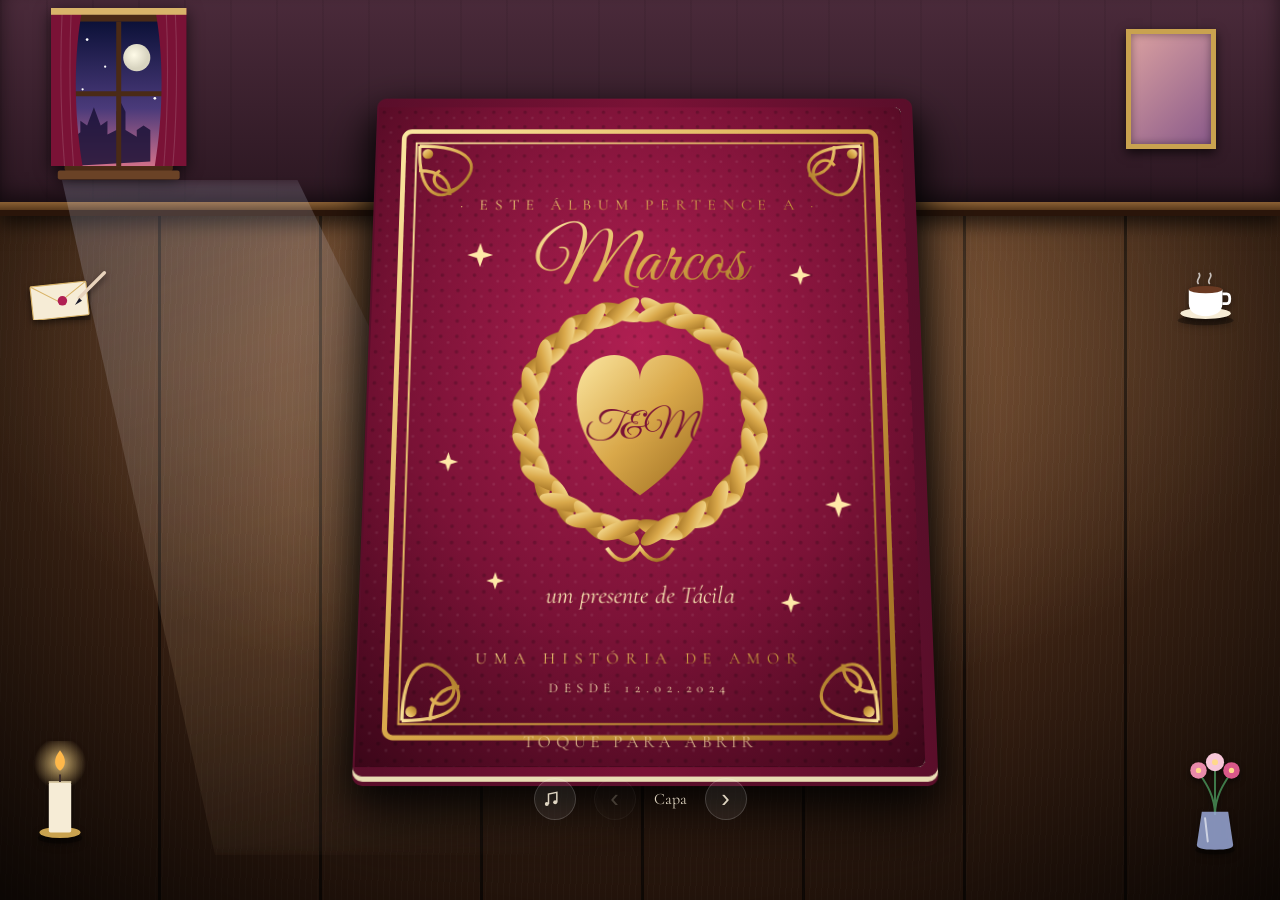
<file: index.html>
<!DOCTYPE html>
<html lang="pt-BR">
<head>
<meta charset="UTF-8">
<meta name="viewport" content="width=device-width, initial-scale=1, viewport-fit=cover">
<title>Nosso Álbum</title>
<link rel="stylesheet" href="css.css">
<link rel="stylesheet" href="sala.css">
<link href="https://fonts.googleapis.com/css2?family=Cormorant+Garamond:ital,wght@0,400;0,600;1,400&family=Caveat:wght@500;700&family=Great+Vibes&display=swap" rel="stylesheet">
</head>
<body>

<div id="room" aria-hidden="true">
  <div id="wall">
    <svg id="win" viewBox="0 0 60 80">
      <defs>
        <linearGradient id="wsky" x1="0" y1="0" x2="0" y2="1"><stop offset="0" stop-color="#0c1138"/><stop offset=".6" stop-color="#4a3a7a"/><stop offset="1" stop-color="#d0708a"/></linearGradient>
        <radialGradient id="wmoon" cx=".4" cy=".4"><stop offset="0" stop-color="#fffbe8"/><stop offset="1" stop-color="#d8d4c0"/></radialGradient>
      </defs>
      <rect x="6" y="3" width="48" height="70" rx="2" fill="#4a2a16"/>
      <rect x="9" y="6" width="42" height="64" fill="url(#wsky)"/>
      <circle cx="38" cy="22" r="6" fill="url(#wmoon)"/>
      <g fill="#fff"><circle cx="16" cy="14" r=".6"/><circle cx="24" cy="26" r=".5"/><circle cx="46" cy="40" r=".6"/><circle cx="14" cy="36" r=".5"/><circle cx="30" cy="12" r=".5"/></g>
      <path d="M9 70V58l4-3v-5l3 2 3-8 3 8 3-2v6l4-2v-8l2-4 2 4v8l5 3v-3l3-2 3 2v14z" fill="#1a1238" opacity=".85"/>
      <path d="M30 6V70M9 38H51" stroke="#4a2a16" stroke-width="2.2"/>
      <rect x="3" y="72" width="54" height="4" rx="1" fill="#6a4226"/>
      <path d="M0 0H14C10 20 10 46 14 70H0Z" fill="#7a1236"/>
      <path d="M60 0H46C50 20 50 46 46 70H60Z" fill="#7a1236"/>
      <path d="M5 0c-1 22-1 44 1 70M9 0c-1 22-1 44 1 70M55 0c1 22 1 44-1 70M51 0c1 22 1 44-1 70" stroke="#ffffff22" stroke-width=".5" fill="none"/>
      <rect x="0" y="0" width="60" height="3" fill="#d9b46a"/>
    </svg>
    <div id="frame"></div>
  </div>
  <div id="beam"></div>

  <svg class="obj candle" viewBox="0 0 30 56">
    <defs><radialGradient id="cglow"><stop offset="0" stop-color="#ffd98a" stop-opacity=".8"/><stop offset="1" stop-color="#ffd98a" stop-opacity="0"/></radialGradient></defs>
    <circle class="glow" cx="15" cy="12" r="14" fill="url(#cglow)"/>
    <ellipse cx="15" cy="52" rx="12" ry="3" fill="#00000055"/>
    <ellipse cx="15" cy="49" rx="11" ry="3" fill="#c9a24f"/>
    <rect x="9" y="22" width="12" height="27" rx="1" fill="#f6ecd6"/>
    <path d="M9 22h12" stroke="#d9c9a4" stroke-width="1"/>
    <path d="M15 22v-4" stroke="#3a2a2a" stroke-width="1"/>
    <path class="flame" d="M15 5c-4 5-3 9 0 11 3-2 4-6 0-11z" fill="#ffb84a"/>
  </svg>

  <svg class="obj vase" viewBox="0 0 40 64">
    <ellipse cx="20" cy="61" rx="12" ry="3" fill="#00000055"/>
    <g stroke="#3f7a4a" stroke-width="1.2" fill="none"><path d="M20 40C20 28 14 20 10 14"/><path d="M20 40V10"/><path d="M20 40C20 28 26 20 30 14"/></g>
    <g fill="#e98aaa"><circle cx="10" cy="13" r="5"/><circle cx="20" cy="8" r="5.5" fill="#f7c6d8"/><circle cx="30" cy="13" r="5" fill="#d9588a"/></g>
    <g fill="#ffd98a"><circle cx="10" cy="13" r="1.6"/><circle cx="20" cy="8" r="1.8"/><circle cx="30" cy="13" r="1.6"/></g>
    <path d="M12 38h16l3 20c0 2-3 3-11 3s-11-1-11-3z" fill="#9aa8d8" opacity=".85"/>
    <path d="M14 42l1.6 14" stroke="#fff" stroke-opacity=".6" stroke-width="1.2" stroke-linecap="round"/>
  </svg>

  <svg class="obj cup2" viewBox="0 0 50 40">
    <ellipse cx="24" cy="36" rx="20" ry="3.5" fill="#00000055"/>
    <ellipse cx="24" cy="31" rx="18" ry="4" fill="#f6ecd6"/>
    <path d="M12 14h24v10c0 6-5 9-12 9s-12-3-12-9z" fill="#fff"/>
    <path d="M36 17h3c3 0 3 7 0 7h-3" fill="none" stroke="#fff" stroke-width="2"/>
    <ellipse cx="24" cy="14" rx="12" ry="2.6" fill="#6a3a22"/>
    <g class="steam2" fill="none" stroke="#fff" stroke-width="1.2" stroke-opacity=".7"><path d="M19 10c-3-3 3-5 0-8M27 10c-3-3 3-5 0-8"/></g>
  </svg>

  <svg class="obj letters" viewBox="0 0 60 36">
    <rect x="4" y="10" width="40" height="24" rx="1" fill="#00000040" transform="translate(2 2)"/>
    <rect x="4" y="10" width="40" height="24" rx="1" fill="#f6ecd6" stroke="#d9b46a" stroke-width=".8" transform="rotate(-6 24 22)"/>
    <path d="M4 10l20 13 20-13" fill="none" stroke="#d9b46a" stroke-width=".8" transform="rotate(-6 24 22)"/>
    <circle cx="26" cy="22" r="3.4" fill="#b01f52"/>
    <path d="M38 20L56 2" stroke="#e8d3bc" stroke-width="2.4" stroke-linecap="round"/>
    <path d="M38 20l-3 5 5-3z" fill="#1a1a2a"/>
  </svg>
</div>

<div id="tilt"><div id="stage"><div id="book"></div><div id="amb"></div></div></div>
<div id="fx"></div>
<nav id="nav">
  <button id="mus" aria-label="Música"><svg viewBox="0 0 24 24" width="20" height="20"><path d="M9 18V6l10-2v12" fill="none" stroke="currentColor" stroke-width="1.8"/><circle cx="7" cy="18" r="2.4" fill="currentColor"/><circle cx="17" cy="16" r="2.4" fill="currentColor"/></svg></button>
  <button id="prev" aria-label="Voltar página">‹</button>
  <span id="count"></span>
  <button id="next" aria-label="Virar página">›</button>
</nav>

<!-- FOTOS: pasta "img" ao lado deste index.html -->
<div id="fotos" hidden>
  <img src="img/foto.01.jpeg" alt="Foto 1">
  <img src="img/foto.02.jpeg" alt="Foto 2">
  <img src="img/foto.03.jpeg" alt="Foto 3">
  <img src="img/foto.04.jpeg" alt="Foto 4">
</div>
<script src="js.js"></script>
</body>
</html>
</file>
<file: css.css>
:root{--wine:#7a1236;--wine2:#430a20;--cream:#f6ecd6;--gold:#d9b46a;--ink:#3b2a2a;--serif:'Cormorant Garamond',Georgia,serif;--hand:'Caveat',cursive;--script:'Great Vibes',cursive}
*{box-sizing:border-box;margin:0;-webkit-tap-highlight-color:transparent}
html,body{height:100%}
body{background:radial-gradient(ellipse at 50% 0,#5a1a38,#15050d 80%);font-family:var(--serif);color:var(--cream);display:flex;flex-direction:column;align-items:center;justify-content:center;overflow:hidden;user-select:none}
#stage{width:min(98vw,calc((100vh - 80px)*1.6),1100px);aspect-ratio:8/5;perspective:2600px}
#book{position:relative;width:100%;height:100%;transition:transform 1s ease;transform-style:preserve-3d;filter:drop-shadow(0 25px 30px #000a)}
#book.closed{transform:translateX(-25%)}#book.end{transform:translateX(25%)}
#book::before{content:"";position:absolute;inset:-1.2% -1%;background:linear-gradient(90deg,#5a0e2a,#7a1236 50%,#5a0e2a);border-radius:10px;transform:translateZ(-2px);transition:opacity .6s}
#book.closed::before{opacity:0}
.leaf{position:absolute;left:50%;top:0;width:50%;height:100%;transform-origin:left center;transform-style:preserve-3d;transition:transform 1.1s cubic-bezier(.5,.1,.2,1)}
.leaf.flipped{transform:rotateY(-180deg)}
.face{position:absolute;inset:0;backface-visibility:hidden;-webkit-backface-visibility:hidden;overflow:hidden;container-type:inline-size;text-align:center;display:flex;flex-direction:column;align-items:center;font-size:4.4cqw}
.face.back{transform:rotateY(180deg)}
.face[data-s=r]{border-radius:0 8px 8px 0;box-shadow:inset 6cqw 0 8cqw -6cqw #0008}
.face[data-s=l]{border-radius:8px 0 0 8px;box-shadow:inset -6cqw 0 8cqw -6cqw #0008}
#nav{display:flex;gap:18px;align-items:center;margin-top:14px;opacity:.9}
#nav button{background:#ffffff14;border:1px solid #ffffff30;color:var(--cream);width:42px;height:42px;border-radius:50%;font-size:1.6rem;cursor:pointer}
#nav button:disabled{opacity:.25}
svg{display:block}.cut{filter:drop-shadow(0 .6cqw .4cqw #0008) drop-shadow(0 2cqw 2.5cqw #0006);transition:transform .35s}
.act{cursor:pointer}.act:hover>.cut,.act.cut:hover{transform:translateY(-1cqw) scale(1.03)}
[data-d]{transform:translate(calc(var(--px,0)*var(--d,1)*1cqw),calc(var(--py,0)*var(--d,1)*1cqw))}
h2{font-weight:600;font-size:7cqw;margin-top:7cqw}
.sub{font-size:3.8cqw;opacity:.85;font-style:italic;margin-top:1cqw}
.hint{font-size:3.4cqw;opacity:.8;animation:pulse 2s infinite}@keyframes pulse{50%{opacity:.3}}
.abs{position:absolute}
/* capa / contracapa / final */
.cover,.bcover{background:radial-gradient(circle at 50% 35%,#a01b4a,var(--wine) 60%,var(--wine2));justify-content:center}
.cover::before,.bcover::before{content:"";position:absolute;inset:0;background:radial-gradient(#fff7 1px,transparent 1.5px) 0 0/9cqw 11cqw;opacity:.45}
.cover>*{position:relative}.ribbon{margin:4cqw 0 2cqw;padding:1.5cqw 9cqw;border:1px solid #f6ecd699;font-size:3.2cqw;letter-spacing:.8cqw;text-transform:uppercase}
.name{font-family:var(--script);font-size:17cqw;color:#f3d9c4;line-height:1.1}
.final{background:radial-gradient(circle at 50% 40%,#3a2260,#150a2a);justify-content:center}.final .name{font-size:13cqw}
/* sumário */
.toc{background:linear-gradient(var(--wine),var(--wine2));justify-content:center}
.paper{background:var(--cream);color:var(--ink);border:.6cqw solid var(--gold);border-radius:30cqw 30cqw 2cqw 2cqw/20cqw 20cqw 2cqw 2cqw;width:80%;height:90%;padding:12cqw 7cqw 5cqw}
.paper h2{margin:0}.paper li{list-style:none;display:flex;gap:2cqw;padding:2.2cqw 0;font-size:4.6cqw;cursor:pointer;border-bottom:.3cqw dotted #0004}
.paper li:hover{color:var(--wine)}.paper li span{flex:1;text-align:left}.orn{color:var(--wine)}
/* relógio */
.clockpg{background:linear-gradient(#3a3a8a,#c97b9a 55%,#e8b27a 62%,#3b2a6a 63%,#2b1c4f)}
.tower{width:56%;margin-top:7cqw}
.flips{display:flex;gap:2cqw;width:60%;margin-top:-30cqw;position:relative}
.flips div{flex:1;background:#14183f;border:.6cqw solid var(--gold);border-radius:1.5cqw;padding:1.2cqw 0;font-size:6cqw;color:#fff;line-height:1}.flips i{display:block;font:normal 2.2cqw var(--serif);opacity:.7}
.flips.sm{margin-top:1.5cqw;width:50%}.flips.sm div{font-size:3.6cqw}
.quote{margin-top:auto;padding:0 10% 7cqw;font-size:5.2cqw;font-style:italic;line-height:1.3}.quote small{display:block;margin-top:2cqw;font-size:3cqw;opacity:.75}
/* carta */
.letterpg{background:linear-gradient(#4a2b5b,#a8607a 46%,#5a3a30 47%,#3a2420)}
.letterpg h2{position:absolute;top:0;width:100%;z-index:3;font-size:6.5cqw}
.scene{position:absolute;left:12%;top:16%;width:76%}
.env{position:absolute;left:14%;right:14%;top:44%;height:50%;cursor:pointer;transition:transform .9s .3s,opacity .6s .9s;perspective:900px}
.env .body{position:absolute;inset:0;background:linear-gradient(135deg,#8a1b45,#5a0f2c);border:.6cqw solid var(--gold);display:flex;align-items:center;justify-content:center;flex-direction:column;font:7cqw var(--script);color:var(--gold)}
.env .flap{position:absolute;left:0;right:0;top:0;height:55%;background:linear-gradient(#a52458,#7a1236);clip-path:polygon(0 0,100% 0,50% 100%);transform-origin:top;transition:transform .8s}
.seal{position:absolute;left:50%;top:40%;width:13cqw;height:13cqw;margin:-6.5cqw;border-radius:50%;background:radial-gradient(#f4efe2,#cdc5b0);color:var(--wine);font:600 4.5cqw var(--serif);display:flex;align-items:center;justify-content:center;box-shadow:0 .8cqw 1.5cqw #0008;z-index:2;transition:.5s}
.env.open .flap{transform:rotateX(180deg)}.env.open .seal{opacity:0}.env.open{transform:translateY(70%);opacity:0;pointer-events:none}
.letter{position:absolute;inset:7cqw 6cqw 5cqw;background:var(--cream);color:var(--ink);border:.6cqw solid var(--gold);padding:5cqw;text-align:left;font:5.6cqw/1.45 var(--script);opacity:0;transform:translateY(40%) scale(.9);transition:.9s .6s;z-index:4;pointer-events:none;overflow:hidden}
.letter.show{opacity:1;transform:none;pointer-events:auto}.letter .dt{font-size:3.4cqw;text-align:right;opacity:.7}.letter .sig{text-align:right;font-size:7cqw;margin-top:2cqw}.letter .pol{float:left;width:20cqw;margin:0 3cqw 1cqw 0;background:#fff;padding:1cqw 1cqw 3cqw;transform:rotate(-4deg);box-shadow:0 1cqw 2cqw #0005}
/* lua */
.moonpg{background:radial-gradient(#1b2658,#070b24)}
.moonpg h2{margin-top:auto;font-weight:400}.moonpg .sub{margin:0 0 9cqw}
.locket{transition:transform .6s;transform-origin:top;animation:swing 5s ease-in-out infinite}.locket.zoom{transform:scale(1.7) translateY(8cqw);animation:none}
@keyframes swing{0%,100%{transform:rotate(-3deg)}50%{transform:rotate(3deg)}}
/* jardim */
.gardenpg{background:linear-gradient(#3a2260,#d08aa0 55%,#2a1a3a 56%)}
.gardenpg .t{margin-top:7cqw;font-size:3cqw;letter-spacing:.7cqw;opacity:.8}.gardenpg h2{margin-top:1cqw;z-index:2}
.gsvg{position:absolute;inset:0;width:100%;height:100%}
.bud{transform-box:fill-box;transform-origin:50% 100%;transition:transform .8s,opacity .6s}.bloomed .bud{transform:scale(.2);opacity:0}
.fl{transform-box:fill-box;transform-origin:center;transform:scale(0);transition:transform .9s cubic-bezier(.3,1.6,.5,1)}.bloomed .fl{transform:scale(1);transition-delay:var(--dl)}
#gtext{position:absolute;bottom:6cqw;width:80%;font-style:italic;font-size:4.6cqw;opacity:0;transition:opacity 1s 1s;z-index:2}.bloomed #gtext{opacity:1}
/* mural */
.mural{background:linear-gradient(#6a4a6a,#3a2538)}.mural h2{margin-top:5cqw}
.board{width:88%;height:74%;margin-top:3cqw;background:linear-gradient(#d2bda4,#b9a188);border:1.6cqw solid #5a3a2a;display:grid;grid-template-columns:1fr 1fr;grid-template-rows:auto auto auto;gap:3cqw;padding:3cqw;position:relative;overflow:hidden}
.polo{background:#fff;padding:1.2cqw 1.2cqw 5cqw;transform:rotate(var(--r,0deg));position:relative;color:var(--ink);font:4.6cqw var(--hand);transition:transform .5s}.polo .ph svg{width:100%;height:auto}
.polo .back{position:absolute;inset:0;background:#fffaf0;padding:3cqw;display:flex;align-items:center;justify-content:center;opacity:0;transition:opacity .4s}.polo.flip{transform:rotate(var(--r)) rotateY(180deg)}.polo.flip .back{opacity:1;transform:rotateY(180deg)}
.film{grid-column:span 2;background:#1e1e1e;padding:2cqw;display:flex;gap:1.5cqw;border-top:1cqw dashed #ddd6}.film>*{flex:1}.film svg{width:100%;height:auto}
.cup{position:absolute;right:1cqw;bottom:1cqw;width:16cqw}.steam{animation:rise 3s infinite}@keyframes rise{from{transform:translateY(3cqw);opacity:.8}to{transform:translateY(-4cqw);opacity:0}}
/* pote */
.jarpg{background:linear-gradient(#d9a0a0,#8a5a6a 62%,#4a2a24 63%)}.jarpg h2{z-index:2}
.jar{margin-top:3cqw;width:50%}.jar.shake{animation:shake .6s}@keyframes shake{20%{transform:rotate(-10deg)}40%{transform:rotate(9deg)}60%{transform:rotate(-6deg)}80%{transform:rotate(4deg)}}
.note{background:#fffaf0;color:var(--ink);width:78%;padding:4cqw;margin-top:auto;margin-bottom:7cqw;font:6.4cqw/1.15 var(--hand);transform:rotate(-1.5deg) translateY(10cqw);opacity:0;transition:.6s;box-shadow:0 1cqw 3cqw #0007}.note.show{opacity:1;transform:rotate(-1.5deg)}
.note small{display:block;font:2.8cqw var(--serif);letter-spacing:.5cqw;opacity:.6;text-transform:uppercase;margin-bottom:1cqw}
/* ===== v3: sino, pombinha, envelope, lua, jardim, contrato, cadeado ===== */
.bellg{transform-box:fill-box;transform-origin:50% 0}.ring{animation:ringb .45s ease-in-out 8}@keyframes ringb{0%,100%{transform:rotate(-16deg)}50%{transform:rotate(16deg)}}
.flips div{min-height:11cqw}.flips.sm div{min-height:7cqw}.pop{animation:pop .45s}@keyframes pop{from{transform:rotateX(90deg);filter:brightness(2)}}
.clockpg .hint{position:absolute;top:2cqw;width:100%}
.dove{position:absolute;width:24cqw;left:105%;top:12%;z-index:5;pointer-events:none}.dove.fly{animation:fly 3.4s ease-in-out forwards}
@keyframes fly{0%{left:105%;top:12%}45%{left:40%;top:34%}62%{left:40%;top:35%}100%{left:-30%;top:6%}}
.wing{transform-box:fill-box;transform-origin:50% 100%;animation:flap .3s ease-in-out infinite alternate}@keyframes flap{to{transform:rotate(-35deg) scaleY(.7)}}
.mini{transition:opacity .2s}.dove.drop .mini{opacity:0}
#env{opacity:0;transform:scale(.25) translateY(-90%);pointer-events:none;transition:transform .9s cubic-bezier(.3,1.4,.5,1),opacity .6s}
#env.in{opacity:1;transform:none;pointer-events:auto}#env.open{transform:none;opacity:1;pointer-events:none}#env.gone{opacity:0;transition:opacity .8s}
.env .inner{position:absolute;left:6%;right:6%;top:12%;bottom:12%;background:var(--cream);border:.5cqw solid var(--gold);opacity:0;z-index:3;transition:transform 1.1s .5s,opacity .2s .4s}
#env.open .inner{opacity:1;transform:translateY(-75%)}.env .flap{z-index:2}
.moonpg{background:linear-gradient(#070a22,#141a4a)}.moonsvg{position:absolute;inset:0;width:100%;height:100%}
.mg{filter:brightness(.3) saturate(.5);transition:filter 1.6s}.lit .mg{filter:drop-shadow(0 0 3px #fff9)}
.ph8,.hang{opacity:.35;transition:opacity 1.5s}.lit .ph8,.lit .hang{opacity:1}.win8{opacity:0;transition:opacity 2s}.lit .win8{opacity:1}
.twk{opacity:.3}.lit .twk{animation:tw 2s infinite alternate}@keyframes tw{to{opacity:1}}
.pw{left:50%;top:55cqw;width:22cqw;margin-left:-11cqw;touch-action:none;cursor:grab;transform:translateY(calc(var(--pull,0)*1cqw));transition:transform .6s cubic-bezier(.4,1.6,.5,1);z-index:3}
.wp{width:20cqw;height:20cqw;margin:-1cqw auto 0;border-radius:50%;border:1.2cqw solid #d9b46a;overflow:hidden;box-shadow:0 0 3cqw #d9b46a88}.wp svg,.wp img{width:100%;height:100%;object-fit:cover}
.gardenpg #gtext{bottom:4cqw}
.contract{background:linear-gradient(#5a3a7a,#2a1a4a)}
.scroll{position:absolute;left:5%;right:5%;top:11%;bottom:4%;background:linear-gradient(#f3e6c8,#e8d6aa);border:.5cqw solid #b79a5a;box-shadow:0 2cqw 4cqw #0008;padding:3cqw 5cqw;color:#3a2a1a;font-size:2.55cqw;line-height:1.3;text-align:left;overflow:hidden}
.contract .st{top:3.5cqw;font-size:3cqw;letter-spacing:.5cqw}.scroll .hd{display:flex;justify-content:space-between;font-size:1.9cqw;letter-spacing:.3cqw;opacity:.65;text-transform:uppercase}
.scroll h3{font:600 6.4cqw var(--serif);text-align:center;letter-spacing:.4cqw}.scroll p{margin:0 0 1cqw}.scroll b{font-variant:small-caps;letter-spacing:.2cqw}
.sigrow{position:absolute;left:5cqw;right:5cqw;bottom:6cqw;display:flex;justify-content:space-between;align-items:flex-end;gap:2cqw}
.sg{flex:1;border-bottom:.3cqw solid #3a2a1a99;position:relative;height:15cqw;text-align:center;font-size:2cqw}.sg .lbl{position:absolute;bottom:-4cqw;width:100%;opacity:.6}
.sig1{display:block;position:absolute;bottom:1cqw;width:100%;font:9cqw var(--script);color:#1a2a6a;clip-path:inset(0 100% 0 0);transition:clip-path 2.4s steps(24)}.written .sig1{clip-path:inset(0)}
canvas{position:absolute;inset:0;width:100%;height:100%;touch-action:none;cursor:crosshair}.erase{position:absolute;right:0;top:-4cqw;font-size:2.2cqw;text-decoration:underline;cursor:pointer}
.ls{width:15cqw;height:15cqw;border:.3cqw dashed #3a2a1a88;border-radius:50%;display:flex;align-items:center;justify-content:center;position:relative;cursor:pointer;font:italic 3cqw var(--serif);flex:none}
.wax{position:absolute;inset:-1cqw;border-radius:50%;background:radial-gradient(circle at 35% 30%,#d6334f,#8a1030);box-shadow:0 1cqw 2cqw #0007,inset 0 0 0 1.2cqw #a8203f;display:flex;align-items:center;justify-content:center;transform:scale(3);opacity:0;transition:.4s cubic-bezier(.5,1.8,.5,1)}.sealed .wax{transform:none;opacity:1}.wax svg{width:50%}
.shk{animation:shake .5s}
.lsvg{position:absolute;inset:0;width:100%;height:100%}.lockpg{background:#0a0f2c}
#shackle{transition:transform .5s cubic-bezier(.5,1.6,.5,1);transform:translateY(-6px)}.shut #shackle{transform:none}
#key{opacity:0;transition:opacity .6s;pointer-events:none}.shut #key{opacity:1;pointer-events:auto}.thrown #key{animation:throwk 1.2s ease-in forwards;pointer-events:none}
@keyframes throwk{0%{transform:translate(0,0) rotate(0)}40%{transform:translate(8px,-20px) rotate(220deg)}100%{transform:translate(24px,26px) rotate(600deg);opacity:0}}
#key,#lock{transform-box:fill-box;transform-origin:center}
.rip ellipse{fill:none;stroke:#fff9;stroke-width:.5;opacity:0;transform-box:fill-box;transform-origin:center}.splash .rip ellipse{animation:rp 1.6s ease-out forwards}.splash .rip ellipse:nth-child(2){animation-delay:.25s}.splash .rip ellipse:nth-child(3){animation-delay:.5s}
@keyframes rp{0%{transform:scale(.2);opacity:1}100%{transform:scale(3);opacity:0}}
.drop{fill:#cfe6ff;opacity:0}.splash .drop{animation:dr 1s ease-out forwards}@keyframes dr{0%{opacity:1;transform:translate(0,0)}100%{opacity:0;transform:translate(var(--dx),-10px)}}
#lt{bottom:6cqw;width:80%;left:10%;font-style:italic;font-size:4.2cqw;z-index:2}
/* ajustes v3.1 */
.paper li{padding:1.5cqw 0}
.env .body{padding-top:15cqw}
.gardenpg h2{text-shadow:0 .4cqw 1.5cqw #1a0a30,0 0 3cqw #1a0a30}.gardenpg .t{text-shadow:0 0 2cqw #1a0a30}
#gtext{bottom:5cqw;background:#2a1442b0;padding:1.5cqw 3cqw;border-radius:2cqw;width:76%}
.polo .ph{aspect-ratio:1.7;overflow:hidden}.polo .ph svg,.polo .ph img{width:100%;height:100%;object-fit:cover}
.board{padding:2cqw;gap:2cqw}.film{padding:1.5cqw}.film svg{height:11cqw}
.final .name{font-size:11cqw}
svg .cut{transform-box:fill-box;transform-origin:center}
.letter{font-size:4.5cqw;line-height:1.38}.letter .sig{font-size:6cqw}
/* ===== v4: mesa, capa, sumário, brilhos, jardim, pote, contrato, cadeado ===== */
body{background:radial-gradient(ellipse 75% 60% at 50% 38%,#ffd5a045,transparent 70%),radial-gradient(ellipse at 50% 45%,transparent 40%,#000c 100%),repeating-linear-gradient(90deg,transparent 0 158px,#0009 158px 161px),repeating-linear-gradient(92deg,#ffffff08 0 1px,transparent 1px 6px),linear-gradient(#6a4226,#3a2012)}
#tilt{transform:perspective(1700px) rotateX(13deg);transform-style:preserve-3d;transform-origin:50% 60%}
#book::before{inset:-1.4% -1.1%;box-shadow:0 5px 0 #e9dcb4,0 9px 0 #5a0e2a,0 18px 34px #000c;transition:left .8s,right .8s,opacity .6s}
#book.closed::before{opacity:1;left:49.8%}#book.end::before{opacity:1;right:49.8%}
#mus{position:relative}#mus.off::after{content:"";position:absolute;left:9px;right:9px;top:50%;height:2px;background:currentColor;transform:rotate(-45deg)}
.face[data-s]{box-shadow:none}
.face:not(.cover):not(.bcover)::after{content:"";position:absolute;inset:0;pointer-events:none;z-index:9;box-shadow:inset 0 0 0 1.5cqw #f4e9c9,inset 0 0 0 1.9cqw #c9a85a99,inset 0 0 5cqw #6a4a1a55}
.face[data-s=r]:not(.cover)::after{background:linear-gradient(90deg,#000a,transparent 10%)}.face[data-s=l]::after{background:linear-gradient(270deg,#000a,transparent 10%)}
/* brilhos */
#fx,#amb{pointer-events:none}#fx{position:fixed;inset:0;z-index:50;filter:drop-shadow(0 0 3px #ffe9a8)}
#amb{position:absolute;inset:0;z-index:5;filter:drop-shadow(0 0 3px #ffe9a8)}
.sp,.amb{position:absolute;width:var(--s);height:var(--s);background:radial-gradient(circle,#fff,#ffe29a 45%,#f0b84a);clip-path:polygon(50% 0,60% 40%,100% 50%,60% 60%,50% 100%,40% 60%,0 50%,40% 40%)}
.sp{animation:burst 1.2s ease-out forwards}
@keyframes burst{0%{transform:translate(-50%,-50%) scale(0);opacity:1}30%{opacity:1;transform:translate(calc(-50% + var(--dx)*.3),calc(-50% + var(--dy)*.3)) scale(1) rotate(90deg)}100%{transform:translate(calc(-50% + var(--dx)),calc(-50% + var(--dy))) scale(0) rotate(240deg);opacity:0}}
.amb{opacity:0;animation:ambf var(--t) ease-in-out var(--dl) infinite}
@keyframes ambf{0%{opacity:0;transform:translateY(0) scale(.2) rotate(0)}35%{opacity:.95;transform:translateY(-1.5vw) scale(1) rotate(60deg)}100%{opacity:0;transform:translateY(-4vw) scale(.2) rotate(180deg)}}
.ht{position:absolute;color:#ff7aa8;font-style:normal;animation:rise2 2.2s ease-out forwards}@keyframes rise2{0%{opacity:0;transform:translateY(0)}20%{opacity:1}100%{opacity:0;transform:translateY(-120px)}}
.tws,.twk2{animation:tw 1.6s infinite alternate}
/* capa */
.cover{background:#3a0618}.cover::before{display:none}.cvsvg{position:absolute;inset:0;width:100%;height:100%}
.cover::after{content:"";position:absolute;inset:0;pointer-events:none;background:linear-gradient(110deg,transparent 38%,#ffffff2a 50%,transparent 62%) 150% 0/250% 100% no-repeat;animation:sweep 6s ease-in-out infinite}
@keyframes sweep{0%{background-position:150% 0}60%,100%{background-position:-60% 0}}
.cover .hint{position:absolute;bottom:2.4cqw;width:100%;font-size:3cqw;letter-spacing:.8cqw;color:#f3d9a0}
/* sumário */
.toc{background:linear-gradient(#f6ecd2,#efdfb6);color:#4a2a2a;justify-content:flex-start}
.tocbox{position:absolute;inset:7% 15% 5%;display:flex;flex-direction:column;align-items:center}
.toc h2{color:#7a1236;margin:1cqw 0 0;font-size:9cqw}.toc .sub{color:#7a5a3a;margin-top:2cqw}
#toc{width:100%;margin-top:3cqw}#toc li{list-style:none;display:flex;align-items:baseline;font-size:4.2cqw;padding:1.6cqw 0;cursor:pointer;border:0;color:#3a2222}
#toc li i{flex:1;border-bottom:.35cqw dotted #7a123699;margin:0 1.5cqw}#toc li b{color:#7a1236}#toc li:hover span{color:#a01b4a;text-decoration:underline}
/* jardim */
.gardenpg h2{color:#fff4e0;text-shadow:0 .4cqw 1.5cqw #1a0a30}
/* pote */
.jarpg{background:#7a4a62}.jarpg h2{position:absolute;top:0;width:100%;margin:5cqw 0 0;z-index:3;font-size:7cqw;color:#fff4e0;text-shadow:0 .3cqw 1.2cqw #3a1a2a}
.jarpg .sub{position:absolute;top:15cqw;width:100%;z-index:3;color:#fff0dd;text-shadow:0 0 1.5cqw #3a1a2a}
#jar{cursor:pointer;transform-box:fill-box;transform-origin:50% 100%}#jar.shake{animation:shake .6s}
.note{position:absolute;left:50%;top:94cqw;width:74cqw;margin:0;padding:4cqw 5cqw;background:linear-gradient(#fffaf0,#f3e8d0);color:var(--ink);font:6.2cqw/1.15 var(--hand);box-shadow:0 1cqw 3cqw #0008;opacity:0;transform:translate(-50%,-58cqw) scale(.22);z-index:4;transition:none}
.note.out{animation:slipout 1.9s ease-in-out forwards}
@keyframes slipout{0%{opacity:0;transform:translate(-50%,-58cqw) scale(.2) rotate(25deg)}10%{opacity:1}40%{transform:translate(-50%,-78cqw) scale(.24) rotate(-14deg)}70%{transform:translate(-50%,-30cqw) scale(.55) rotate(8deg)}100%{opacity:1;transform:translate(-50%,0) scale(1) rotate(-1.5deg)}}
.note .tx{opacity:0;transition:opacity .9s}.note.read .tx{opacity:1}
/* contrato: canetas */
.sg{flex:1;height:15cqw;position:relative;border-bottom:.3cqw solid #3a2a1a99}
.sigw{position:absolute;bottom:1.5cqw;left:50%;transform:translateX(-50%);font:8.6cqw/1 var(--script);color:#1a2a6a;white-space:nowrap}
.sigt{display:block;clip-path:inset(0 100% 0 0)}
.pen{position:absolute;width:8cqw;left:0;bottom:-.8cqw;opacity:0;transform-origin:0 100%;filter:drop-shadow(.3cqw .5cqw .4cqw #0005)}
.written .sigt{animation:wr 2.6s linear .4s forwards}.written .s2 .sigt{animation-delay:3.6s}
.written .pen{animation:penm 2.6s linear .4s forwards,bob .26s ease-in-out .4s 10 alternate}.written .s2 .pen{animation-delay:3.6s,3.6s}
@keyframes wr{to{clip-path:inset(0 0 0 0)}}@keyframes penm{0%{left:0;opacity:1}94%{left:100%;opacity:1}100%{left:106%;opacity:0}}@keyframes bob{from{transform:translateY(0) rotate(0)}to{transform:translateY(-1.2cqw) rotate(-5deg)}}
/* cadeado */
.lockpg .twk{animation:tw 2s infinite alternate;opacity:.4}
#shackle{transform-box:view-box;transform-origin:39.5px 85px;transform:rotate(-35deg) translateY(-2px);transition:transform .45s cubic-bezier(.4,1.8,.5,1)}.shut #shackle{transform:none}
.swing{transform-box:view-box;transform-origin:34px 80px;animation:sw2 4s ease-in-out infinite}@keyframes sw2{0%,100%{transform:rotate(-1.2deg)}50%{transform:rotate(1.2deg)}}
.shut .swing{animation:sw3 1.4s ease-out 1,sw2 4s ease-in-out 1.4s infinite}@keyframes sw3{0%{transform:rotate(9deg)}25%{transform:rotate(-6deg)}50%{transform:rotate(4deg)}75%{transform:rotate(-2deg)}100%{transform:rotate(0)}}
.aura{opacity:0;fill:none;stroke:#ffd98a;stroke-width:.6;transform-box:fill-box;transform-origin:center}.shut .aura{animation:aura 1.4s ease-out 2}@keyframes aura{0%{opacity:.9;transform:scale(.6)}100%{opacity:0;transform:scale(2.2)}}
.kb{animation:kbob 1.8s ease-in-out infinite}@keyframes kbob{50%{transform:translateY(-1.2px)}}
@keyframes throwk{0%{transform:translate(0,0) rotate(0)}35%{transform:translate(12px,-26px) rotate(240deg)}100%{transform:translate(28px,16px) rotate(720deg) scale(.7);opacity:0}}
.lampg{animation:flick 3s ease-in-out infinite alternate}@keyframes flick{from{opacity:.8}to{opacity:1}}
.wav path{animation:wv 6s linear infinite}@keyframes wv{to{stroke-dashoffset:-22}}
.boat{animation:boat 55s linear infinite}@keyframes boat{from{transform:translateX(-14px)}to{transform:translateX(112px)}}
#lt{background:#0a0f2ccc;padding:2cqw 3cqw;border-radius:2cqw}
.gardenpg .t{margin-top:0}
/* ===== celular e telas pequenas ===== */
html,body{height:100dvh}body{padding:env(safe-area-inset-top) 0 env(safe-area-inset-bottom);touch-action:manipulation}
#stage{width:min(98vw,calc((100dvh - 80px)*1.6),1100px)}
@media (max-height:480px){#stage{width:min(98vw,calc((100dvh - 54px)*1.6))}#nav{margin-top:6px}#nav button{width:34px;height:34px}}
body.single #tilt{transform:none}
body.single #stage{width:min(96vw,calc((100dvh - 96px)*.8),560px);aspect-ratio:4/5}
body.single #book::before{opacity:1;inset:-1.5%}
body.single .leaf{left:0;width:100%;transform:none!important;transform-style:flat;transition:none}
body.single .face,body.single .face.back{transform:none;backface-visibility:visible;-webkit-backface-visibility:visible;opacity:0;pointer-events:none;border-radius:6px;box-shadow:none}
body.single .face.on{opacity:1;pointer-events:auto;z-index:2;animation:slin .5s ease}
body.single .face::after{background:none!important}
@keyframes slin{from{opacity:0;transform:translateX(5%) rotateY(-12deg)}to{opacity:1;transform:none}}
body.single .scroll{font-size:2.9cqw}body.single #nav button{width:48px;height:48px}
</file>
<file: sala.css>
/* ===== sala.css: mesa virada pra janela + celular ===== */
#room{position:fixed;inset:0;z-index:0;pointer-events:none;overflow:hidden}
#tilt,#nav{position:relative;z-index:2}

#wall{position:absolute;left:0;right:0;top:0;height:24%;
  background:repeating-linear-gradient(90deg,#00000010 0 2px,transparent 2px 46px),linear-gradient(#4a2a3a,#2a1620);
  border-bottom:6px solid #2a150a;box-shadow:0 8px 18px #000a,inset 0 -14px 20px #0008}
#wall::after{content:"";position:absolute;left:0;right:0;bottom:0;height:8px;background:linear-gradient(#8a6034,#5a3a1c)}
#win{position:absolute;left:4%;top:4%;height:86%;width:auto;aspect-ratio:3/4;filter:drop-shadow(0 4px 8px #000a)}
#frame{position:absolute;right:5%;top:14%;width:min(9vw,90px);aspect-ratio:3/4;background:linear-gradient(135deg,#d9a0a0,#8a5a8a);border:5px solid #c9a24f;box-shadow:0 4px 10px #000a,inset 0 0 8px #0006}

#beam{position:absolute;left:3%;top:20%;width:46%;height:75%;
  background:linear-gradient(160deg,#cfd8ff40,#ffd5a022 60%,transparent);
  clip-path:polygon(4% 0,44% 0,100% 100%,30% 100%);filter:blur(6px);mix-blend-mode:screen;opacity:.8}

.obj{position:absolute;filter:drop-shadow(0 3px 3px #0008)}
.candle{left:2.5%;bottom:6%;width:clamp(26px,5.5vw,56px)}
.vase{right:2.5%;bottom:5%;width:clamp(30px,6.5vw,66px)}
.cup2{right:3%;top:30%;width:clamp(34px,7vw,70px)}
.letters{left:2%;top:30%;width:clamp(40px,8.5vw,84px)}
.flame{transform-box:fill-box;transform-origin:50% 100%;animation:fl 1.1s ease-in-out infinite alternate}
.glow{animation:gl 2.2s ease-in-out infinite alternate}
.steam2{animation:rise 3s infinite}
@keyframes fl{from{transform:scale(1,1) rotate(-3deg)}to{transform:scale(.9,1.12) rotate(3deg)}}
@keyframes gl{from{opacity:.6}to{opacity:1}}

/* celular */
html,body{overscroll-behavior:none}
#nav{padding-bottom:4px}
@media (orientation:portrait){
  #wall{height:20%}
  #win{left:50%;transform:translateX(-50%);height:88%}
  #frame{display:none}
  #beam{left:20%;width:60%;top:18%;clip-path:polygon(30% 0,70% 0,100% 100%,0 100%)}
  .letters{top:24%;left:3%}
  .cup2{top:24%;right:3%}
  .candle{bottom:5%;left:5%}
  .vase{bottom:4%;right:5%}
}
@media (max-height:480px){
  #wall{height:16%}
  .letters,.cup2{display:none}
}
@media (max-width:380px){
  #nav{gap:12px}
  #count{font-size:.9rem}
}
</file>
